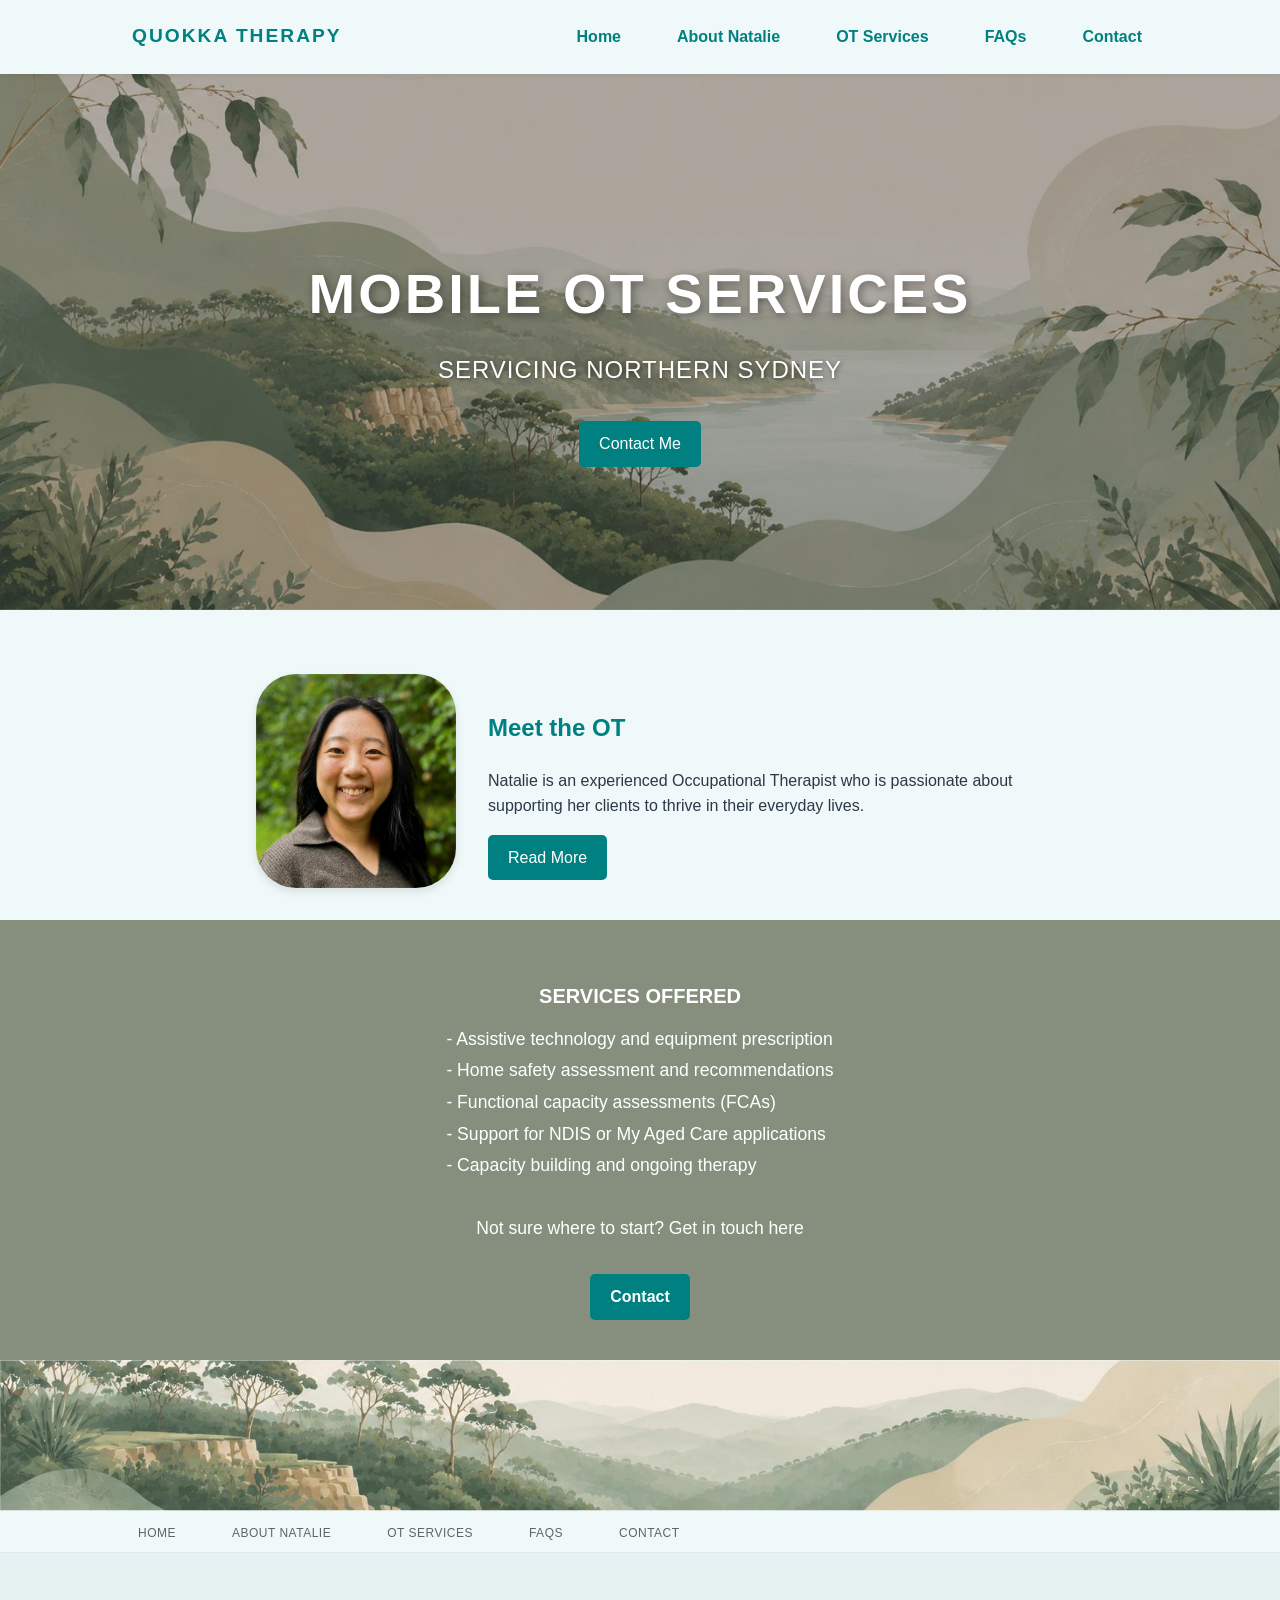
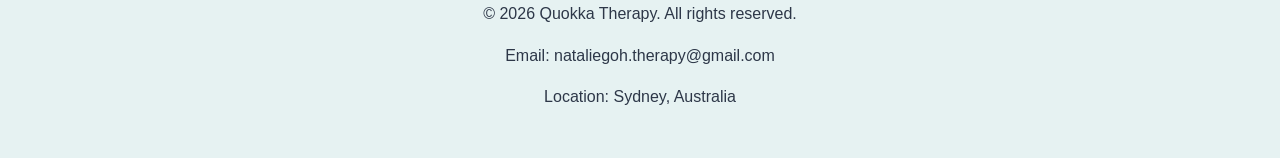
<file: index.html>
<!DOCTYPE html>
<html lang="en">
<head>
    <meta charset="UTF-8">
    <meta name="viewport" content="width=device-width, initial-scale=1.0">
    <title>Quokka Therapy | Mobile Occupational Therapy Sydney</title>
    <link rel="stylesheet" href="style.css">
</head>
<body>
    <header>
        <div class="nav-container">
            <a href="index.html" class="logo">
                <span style="vertical-align: middle;">Quokka Therapy</span>
            </a>
            <div class="menu-wrapper">
                <span class="menu-label">Menu</span>
                <button class="menu-toggle" id="menu-toggle" aria-label="Toggle navigation">
                    <span></span>
                    <span></span>
                    <span></span>
                </button>
            </div>
            <nav>
                <a href="index.html">Home</a>
                <a href="about.html">About Natalie</a>
                <a href="approach.html">OT Services</a>
                <a href="funding.html">FAQs</a>
                <a href="contact.html">Contact</a>
            </nav>
        </div>
    </header>

    <section class="hero index-hero" style="margin-top: 0;">
        <div class="hero-content">
            <h1>Mobile OT Services</h1>
            <p>SERVICING NORTHERN SYDNEY</p>
            <a href="contact.html" class="button">Contact Me</a>
        </div>
    </section>

    <main class="home-main-content" style="margin-top: 0;">
        <section class="home-main">
            <div class="meet-ot-section">
                <div class="ot-thumbnail">
                    <img src="now.png" alt="Natalie" class="ot-profile-pic">
                </div>
                <div class="ot-text">
                    <h2>Meet the OT</h2>
                    <p>Natalie is an experienced Occupational Therapist who is passionate about supporting her clients to thrive in their everyday lives.</p>
                    <a href="about.html" class="button">Read More</a>
                </div>
            </div>
        </section>
    </main>

    <section class="eucalyptus-section">
        <div class="get-in-touch-blurb">
            <p class="services-list-title">SERVICES OFFERED</p>
            <div class="services-list">
                - Assistive technology and equipment prescription<br>
                - Home safety assessment and recommendations<br>
                - Functional capacity assessments (FCAs)<br>
                - Support for NDIS or My Aged Care applications<br>
                - Capacity building and ongoing therapy
            </div>
            <p class="services-intro-cta">Not sure where to start? Get in touch here</p>
        </div>
        <div style="text-align: center;">
            <a href="contact.html" class="button button-large button-white">Contact</a>
        </div>
    </section>

    <div class="bottom-full-image">
        <img src="bottom_banner.png" alt="Bottom decorative banner">
    </div>

    <nav class="mini-footer-nav">
        <ul>
            <li><a href="index.html">Home</a></li>
            <li><a href="about.html">About Natalie</a></li>
            <li><a href="approach.html">OT Services</a></li>
            <li><a href="funding.html">FAQs</a></li>
            <li><a href="contact.html">Contact</a></li>
        </ul>
    </nav>

    <footer>
        <div class="footer-content">
            <p>&copy; 2026 Quokka Therapy. All rights reserved.</p>
            <p>Email: nataliegoh.therapy@gmail.com</p>
            <p>Location: Sydney, Australia</p>
        </div>
    </footer>

    <script src="script.js"></script>
</body>
</html>
</file>
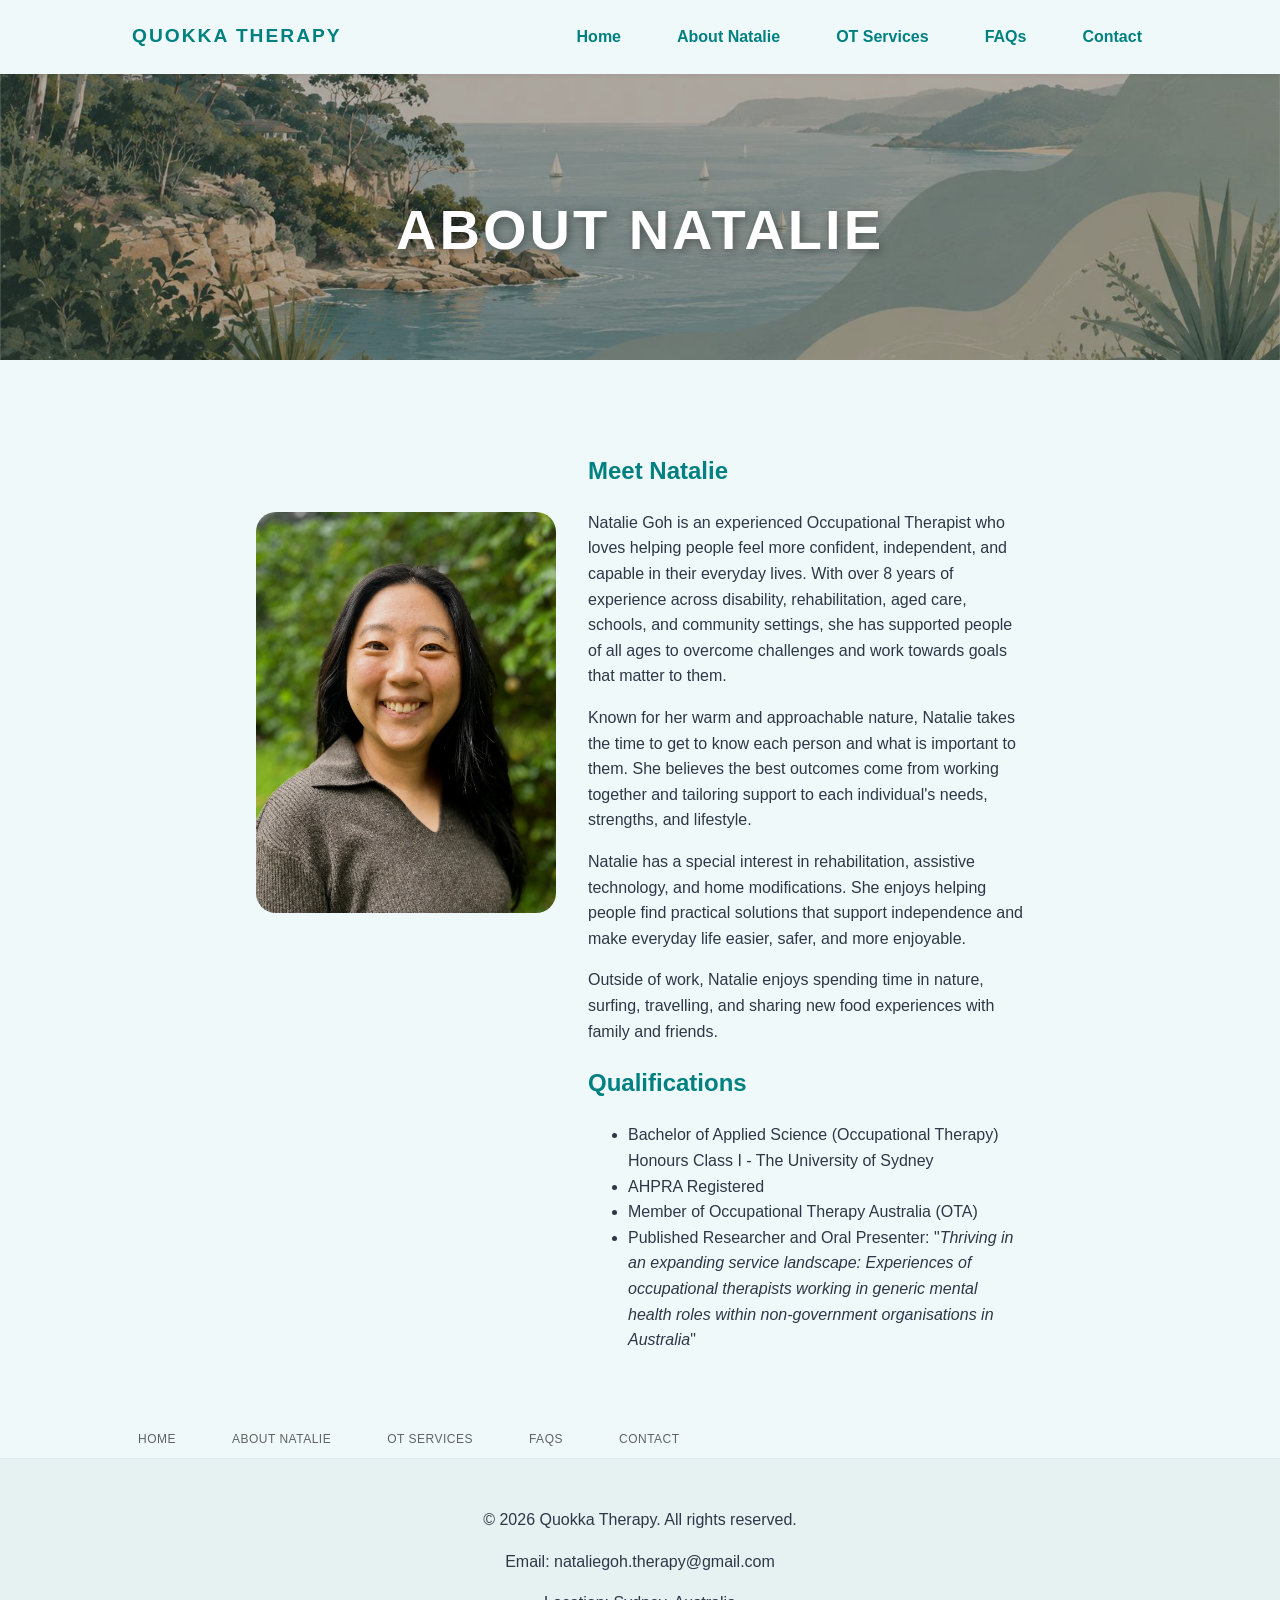
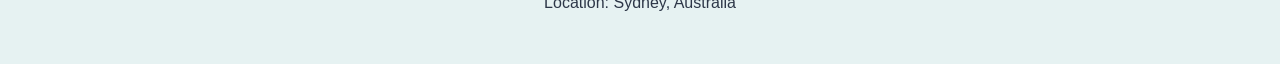
<file: about.html>
<!DOCTYPE html>
<html lang="en">
<head>
    <meta charset="UTF-8">
    <meta name="viewport" content="width=device-width, initial-scale=1.0">
    <title>Quokka Therapy | About Me</title>
    <link rel="stylesheet" href="style.css">
</head>
<body>
    <header>
        <div class="nav-container">
            <a href="index.html" class="logo">
                <span style="vertical-align: middle;">Quokka Therapy</span>
            </a>
            <div class="menu-wrapper">
                <span class="menu-label">Menu</span>
                <button class="menu-toggle" id="menu-toggle" aria-label="Toggle navigation">
                    <span></span>
                    <span></span>
                    <span></span>
                </button>
            </div>
            <nav>
                <a href="index.html">Home</a>
                <a href="about.html">About Natalie</a>
                <a href="approach.html">OT Services</a>
                <a href="funding.html">FAQs</a>
                <a href="contact.html">Contact</a>
            </nav>
        </div>
    </header>

    <section class="hero about-hero">
        <div class="hero-content">
            <h1>About Natalie</h1>
        </div>
    </section>

    <main class="about-main-content">
        <section style="display: flex; gap: 2rem; align-items: flex-start; flex-wrap: wrap;">
            <div class="profile-pic-container">
                <img src="this.png" alt="Natalie" style="width: 100%; border-radius: 20px;">
            </div>
            <div style="flex: 1; min-width: 300px;">
                <h2>Meet Natalie</h2>
                <p>Natalie Goh is an experienced Occupational Therapist who loves helping people feel more confident, independent, and capable in their everyday lives. With over 8 years of experience across disability, rehabilitation, aged care, schools, and community settings, she has supported people of all ages to overcome challenges and work towards goals that matter to them.</p>
                <p>Known for her warm and approachable nature, Natalie takes the time to get to know each person and what is important to them. She believes the best outcomes come from working together and tailoring support to each individual's needs, strengths, and lifestyle.</p>
                <p>Natalie has a special interest in rehabilitation, assistive technology, and home modifications. She enjoys helping people find practical solutions that support independence and make everyday life easier, safer, and more enjoyable.</p>
                <p>Outside of work, Natalie enjoys spending time in nature, surfing, travelling, and sharing new food experiences with family and friends.</p>

                <h2>Qualifications</h2>
                <ul style="margin-bottom: 2rem;">
                    <li>Bachelor of Applied Science (Occupational Therapy) Honours Class I - The University of Sydney</li>
                    <li>AHPRA Registered</li>
                    <li>Member of Occupational Therapy Australia (OTA)</li>
                    <li>Published Researcher and Oral Presenter: "<i>Thriving in an expanding service landscape: Experiences of occupational therapists working in generic mental health roles within non-government organisations in Australia</i>"</li>
                </ul>
            </div>
        </section>
    </main>

    <nav class="mini-footer-nav">
        <ul>
            <li><a href="index.html">Home</a></li>
            <li><a href="about.html">About Natalie</a></li>
            <li><a href="approach.html">OT Services</a></li>
            <li><a href="funding.html">FAQs</a></li>
            <li><a href="contact.html">Contact</a></li>
        </ul>
    </nav>

    <footer>
        <div class="footer-content">
            <p>&copy; 2026 Quokka Therapy. All rights reserved.</p>
            <p>Email: nataliegoh.therapy@gmail.com</p>
            <p>Location: Sydney, Australia</p>
        </div>
    </footer>

    <script src="script.js"></script>
</body>
</html>
</file>
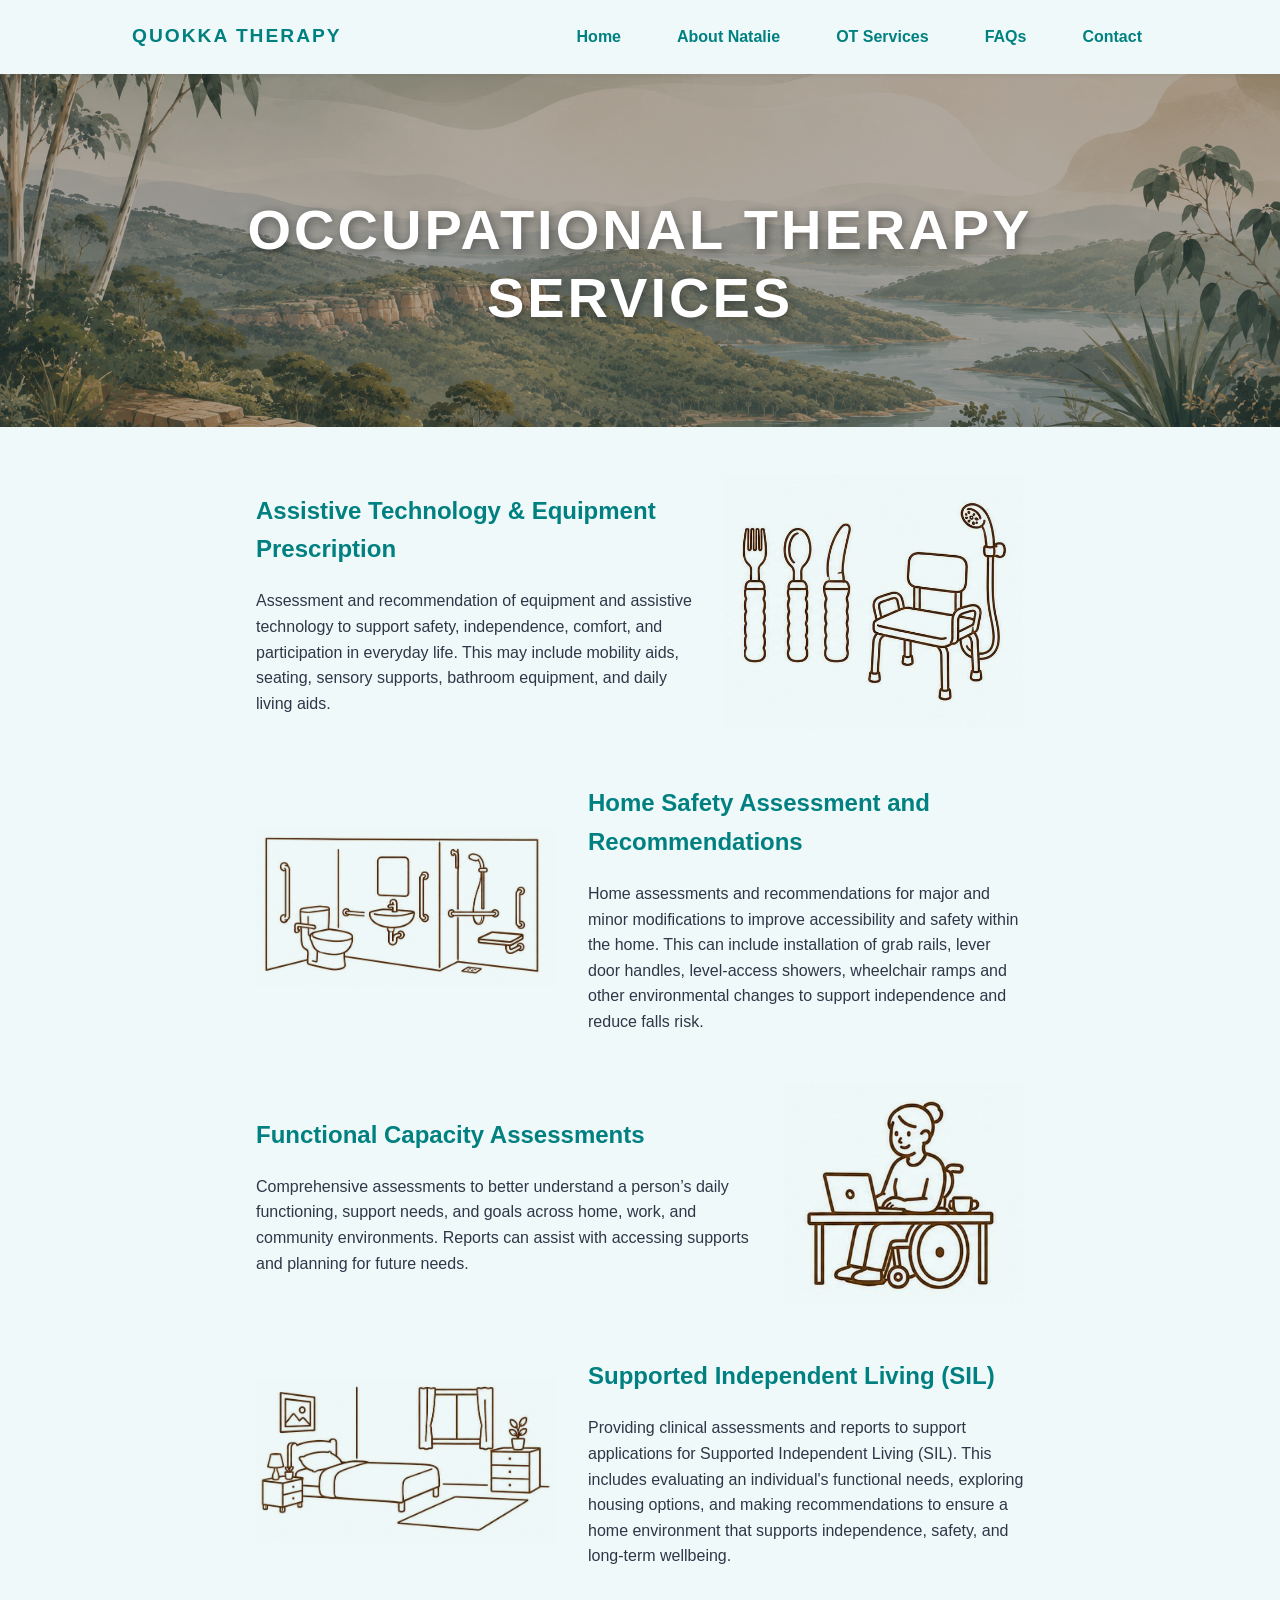
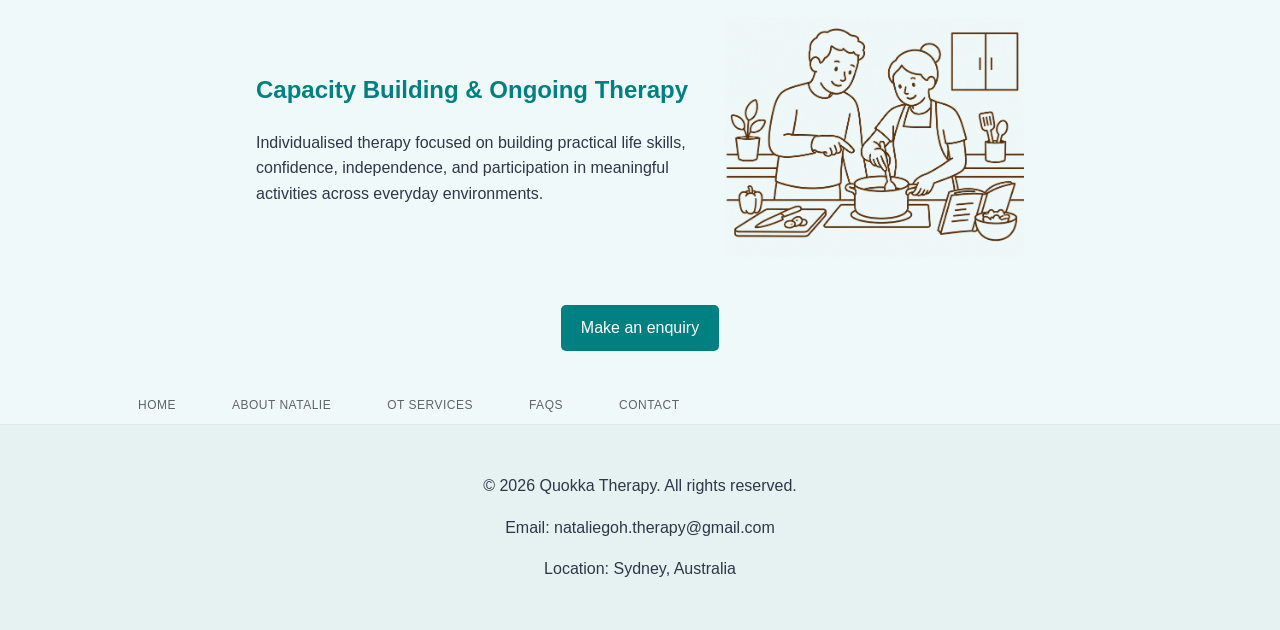
<file: approach.html>
<!DOCTYPE html>
<html lang="en">
<head>
    <meta charset="UTF-8">
    <meta name="viewport" content="width=device-width, initial-scale=1.0">
    <title>Quokka Therapy | OT Services</title>
    <link rel="stylesheet" href="style.css">
</head>
<body>
    <header>
        <div class="nav-container">
            <a href="index.html" class="logo">
                <span style="vertical-align: middle;">Quokka Therapy</span>
            </a>
            <div class="menu-wrapper">
                <span class="menu-label">Menu</span>
                <button class="menu-toggle" id="menu-toggle" aria-label="Toggle navigation">
                    <span></span>
                    <span></span>
                    <span></span>
                </button>
            </div>
            <nav>
                <a href="index.html">Home</a>
                <a href="about.html">About Natalie</a>
                <a href="approach.html">OT Services</a>
                <a href="funding.html">FAQs</a>
                <a href="contact.html">Contact</a>
            </nav>
        </div>
    </header>

    <section class="hero approach-hero">
        <div class="hero-content">
            <h1>Occupational Therapy Services</h1>
        </div>
    </section>

    <main>
        <section class="services-container">
            <div class="service-section" id="at">
                <div class="service-text">
                    <h2>Assistive Technology & Equipment Prescription</h2>
                    <p>Assessment and recommendation of equipment and assistive technology to support safety, independence, comfort, and participation in everyday life. This may include mobility aids, seating, sensory supports, bathroom equipment, and daily living aids.</p>
                </div>
                <img src="aids.png" alt="Variety of assistive technology and daily living aids" class="service-image">
            </div>
            
            <div class="service-section" id="home-mods">
                <div class="service-text">
                    <h2>Home Safety Assessment and Recommendations</h2>
                    <p>Home assessments and recommendations for major and minor modifications to improve accessibility and safety within the home. This can include installation of grab rails, lever door handles, level-access showers, wheelchair ramps and other environmental changes to support independence and reduce falls risk.</p>
                </div>
                <img src="grabrail.png" alt="Installed grab rail for bathroom safety" class="service-image">
            </div>
            
            <div class="service-section" id="fca">
                <div class="service-text">
                    <h2>Functional Capacity Assessments</h2>
                    <p>Comprehensive assessments to better understand a person’s daily functioning, support needs, and goals across home, work, and community environments. Reports can assist with accessing supports and planning for future needs.</p>
                </div>
                <img src="desk.png" alt="Organised desk for functional assessment" class="service-image service-image-small">
            </div>
            
            <div class="service-section" id="sil">
                <div class="service-text">
                    <h2>Supported Independent Living (SIL)</h2>
                    <p>Providing clinical assessments and reports to support applications for Supported Independent Living (SIL). This includes evaluating an individual's functional needs, exploring housing options, and making recommendations to ensure a home environment that supports independence, safety, and long-term wellbeing.</p>
                </div>
                <img src="living.png" alt="Comfortable and accessible living environment" class="service-image">
            </div>
            
            <div class="service-section" id="capacity">
                <div class="service-text">
                    <h2>Capacity Building & Ongoing Therapy</h2>
                    <p>Individualised therapy focused on building practical life skills, confidence, independence, and participation in meaningful activities across everyday environments.</p>
                </div>
                <img src="help.png" alt="Occupational therapist providing hands-on support" class="service-image">
            </div>

            <div style="text-align: center; margin-top: 3rem;">
                <a href="contact.html" class="button">Make an enquiry</a>
            </div>
        </section>
    </main>

    <nav class="mini-footer-nav">
        <ul>
            <li><a href="index.html">Home</a></li>
            <li><a href="about.html">About Natalie</a></li>
            <li><a href="approach.html">OT Services</a></li>
            <li><a href="funding.html">FAQs</a></li>
            <li><a href="contact.html">Contact</a></li>
        </ul>
    </nav>

    <footer>
        <div class="footer-content">
            <p>&copy; 2026 Quokka Therapy. All rights reserved.</p>
            <p>Email: nataliegoh.therapy@gmail.com</p>
            <p>Location: Sydney, Australia</p>
        </div>
    </footer>

    <script src="script.js"></script>
</body>
</html>
</file>
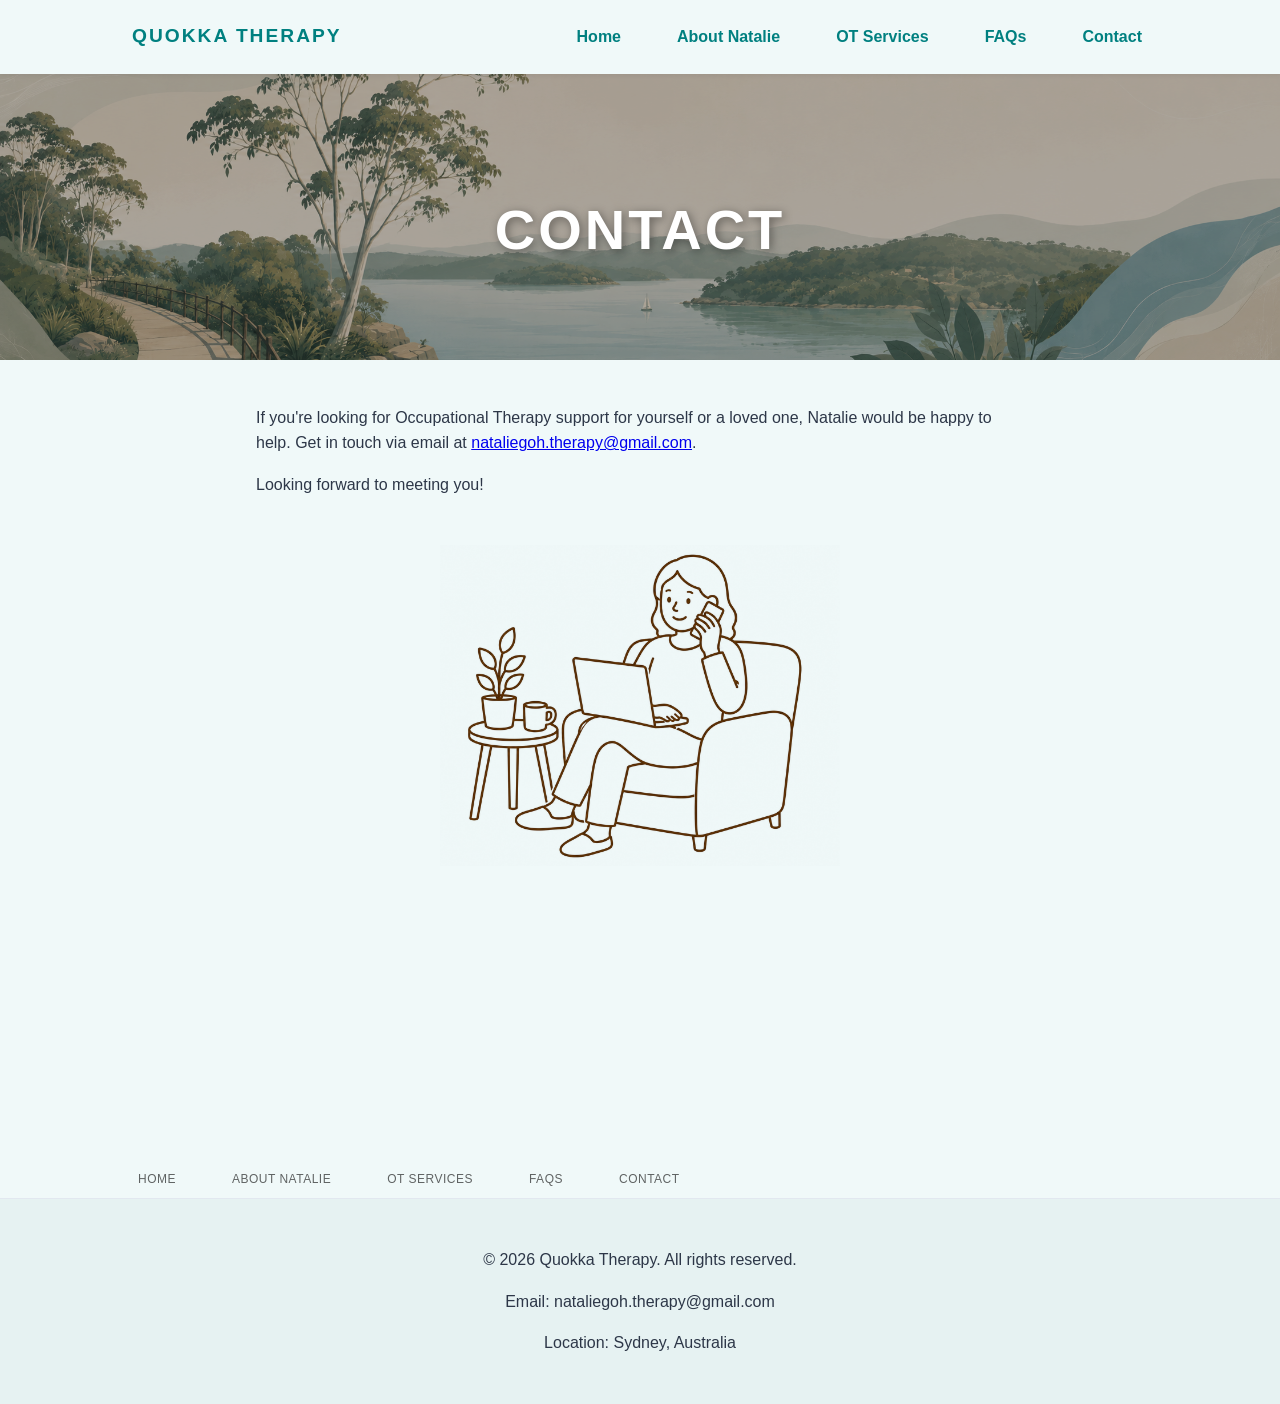
<file: contact.html>
<!DOCTYPE html>
<html lang="en">
<head>
    <meta charset="UTF-8">
    <meta name="viewport" content="width=device-width, initial-scale=1.0">
    <title>Quokka Therapy | Contact</title>
    <link rel="stylesheet" href="style.css">
</head>
<body>
    <header>
        <div class="nav-container">
            <a href="index.html" class="logo">
                <span style="vertical-align: middle;">Quokka Therapy</span>
            </a>
            <div class="menu-wrapper">
                <span class="menu-label">Menu</span>
                <button class="menu-toggle" id="menu-toggle" aria-label="Toggle navigation">
                    <span></span>
                    <span></span>
                    <span></span>
                </button>
            </div>
            <nav>
                <a href="index.html">Home</a>
                <a href="about.html">About Natalie</a>
                <a href="approach.html">OT Services</a>
                <a href="funding.html">FAQs</a>
                <a href="contact.html">Contact</a>
            </nav>
        </div>
    </header>

    <section class="hero contact-hero">
        <div class="hero-content">
            <h1>Contact</h1>
        </div>
    </section>

    <main class="contact-main-content">
        <section>
            <p>If you're looking for Occupational Therapy support for yourself or a loved one, Natalie would be happy to help. Get in touch via email at <a href="mailto:nataliegoh.therapy@gmail.com">nataliegoh.therapy@gmail.com</a>.</p>
            <p>Looking forward to meeting you!</p>
            <div style="text-align: center; margin-top: 3rem;">
                <img src="contact.png" alt="Contact Quokka Therapy" class="contact-image">
            </div>
        </section>
    </main>

    <nav class="mini-footer-nav">
        <ul>
            <li><a href="index.html">Home</a></li>
            <li><a href="about.html">About Natalie</a></li>
            <li><a href="approach.html">OT Services</a></li>
            <li><a href="funding.html">FAQs</a></li>
            <li><a href="contact.html">Contact</a></li>
        </ul>
    </nav>

    <footer>
        <div class="footer-content">
            <p>&copy; 2026 Quokka Therapy. All rights reserved.</p>
            <p>Email: nataliegoh.therapy@gmail.com</p>
            <p>Location: Sydney, Australia</p>
        </div>
    </footer>

    <script src="script.js"></script>
</body>
</html>
</file>
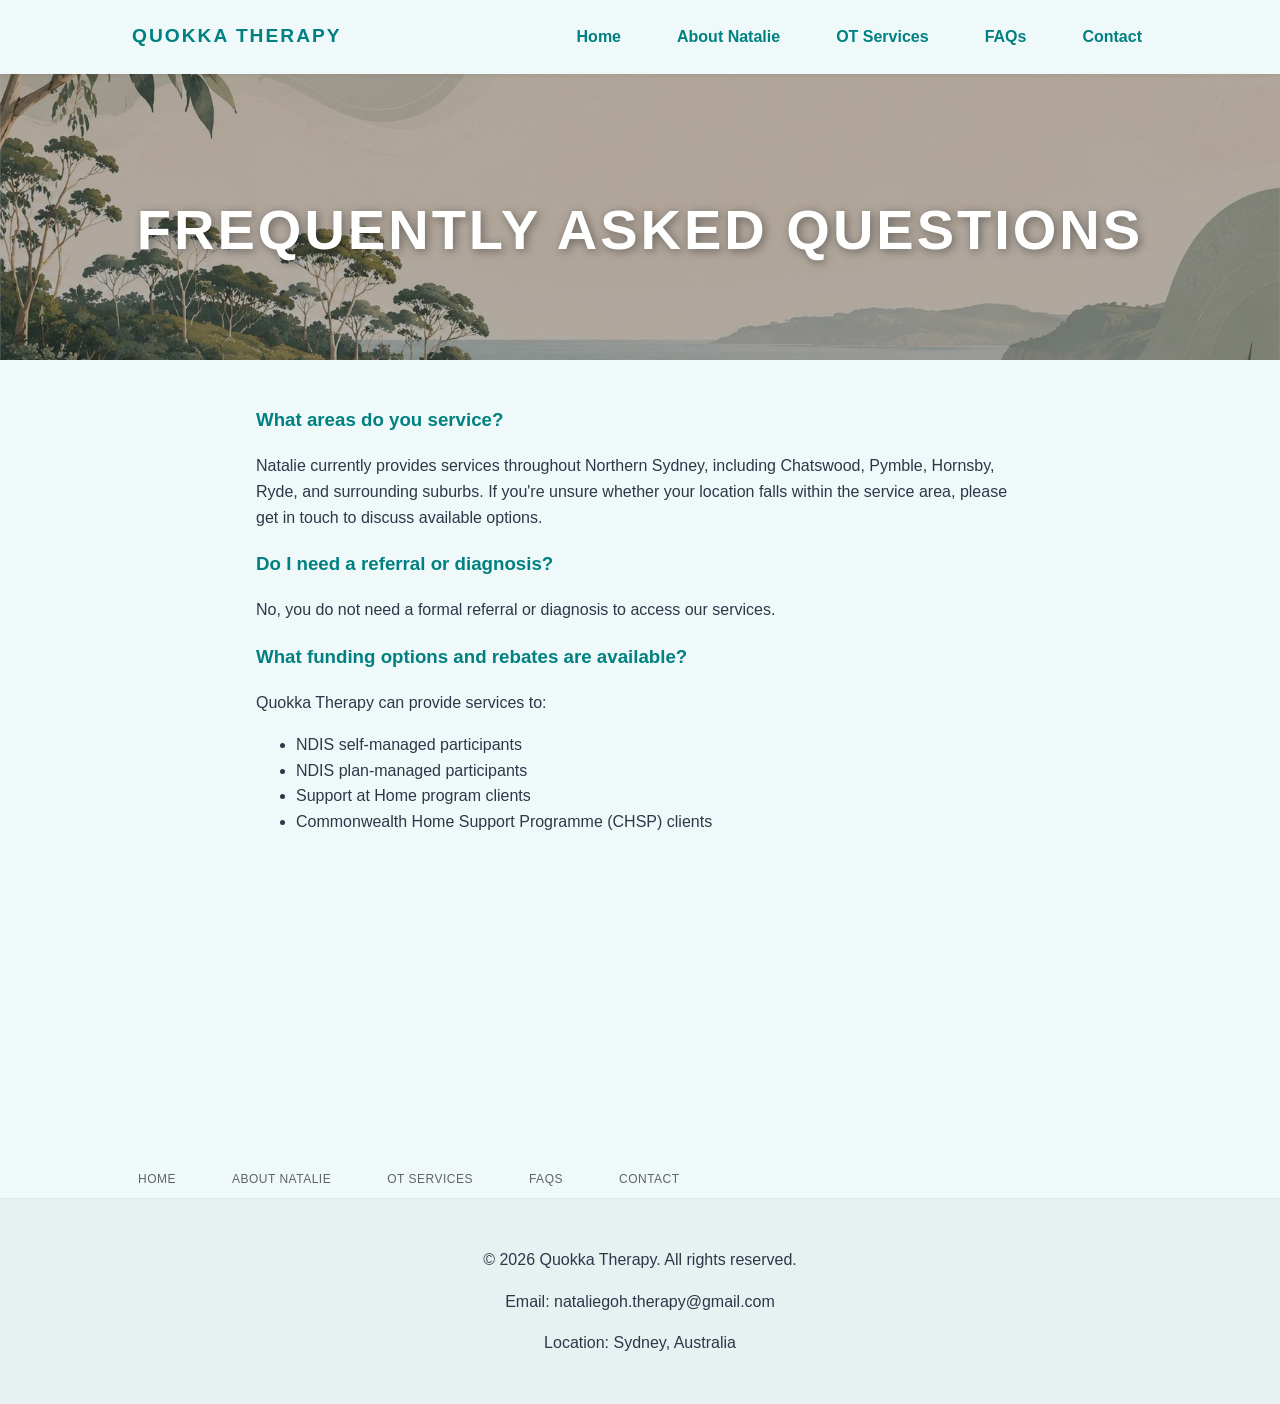
<file: funding.html>
<!DOCTYPE html>
<html lang="en">
<head>
    <meta charset="UTF-8">
    <meta name="viewport" content="width=device-width, initial-scale=1.0">
    <title>Quokka Therapy | FAQs</title>
    <link rel="stylesheet" href="style.css">
</head>
<body>
    <header>
        <div class="nav-container">
            <a href="index.html" class="logo">
                <span style="vertical-align: middle;">Quokka Therapy</span>
            </a>
            <div class="menu-wrapper">
                <span class="menu-label">Menu</span>
                <button class="menu-toggle" id="menu-toggle" aria-label="Toggle navigation">
                    <span></span>
                    <span></span>
                    <span></span>
                </button>
            </div>
            <nav>
                <a href="index.html">Home</a>
                <a href="about.html">About Natalie</a>
                <a href="approach.html">OT Services</a>
                <a href="funding.html">FAQs</a>
                <a href="contact.html">Contact</a>
            </nav>
        </div>
    </header>

    <section class="hero faq-hero">
        <div class="hero-content">
            <h1>Frequently Asked Questions</h1>
        </div>
    </section>

    <main class="faq-main-content">
        <div class="faq-container">
            <h3>What areas do you service?</h3>
            <p>Natalie currently provides services throughout Northern Sydney, including Chatswood, Pymble, Hornsby, Ryde, and surrounding suburbs. If you're unsure whether your location falls within the service area, please get in touch to discuss available options.</p>

            <h3>Do I need a referral or diagnosis?</h3>
            <p>No, you do not need a formal referral or diagnosis to access our services.</p>

            <h3>What funding options and rebates are available?</h3>
            <p>Quokka Therapy can provide services to:</p>
            <ul>
                <li>NDIS self-managed participants</li>
                <li>NDIS plan-managed participants</li>
                <li>Support at Home program clients</li>
                <li>Commonwealth Home Support Programme (CHSP) clients</li>
            </ul>
        </div>
    </main>

    <nav class="mini-footer-nav">
        <ul>
            <li><a href="index.html">Home</a></li>
            <li><a href="about.html">About Natalie</a></li>
            <li><a href="approach.html">OT Services</a></li>
            <li><a href="funding.html">FAQs</a></li>
            <li><a href="contact.html">Contact</a></li>
        </ul>
    </nav>

    <footer>
        <div class="footer-content">
            <p>&copy; 2026 Quokka Therapy. All rights reserved.</p>
            <p>Email: nataliegoh.therapy@gmail.com</p>
            <p>Location: Sydney, Australia</p>
        </div>
    </footer>

    <script src="script.js"></script>
</body>
</html>
</file>
<file: style.css>
html, body {
    margin: 0;
    padding: 0;
    width: 100%;
    overflow-x: hidden; /* Prevent horizontal scroll */
}

* {
    box-sizing: border-box; /* Ensure padding doesn't affect width */
}

:root {
    --primary-teal: #008080; /* Professional Teal */
    --secondary-teal: #2d8a8a; /* Muted Teal */
    --bg-color: #f0f9f9; /* Soft Light Teal */
    --text-color: #2d3748; /* Dark Charcoal */
    --accent-teal: #e0f2f2; /* Pale Teal Accent */
    --footer-bg: #e6f2f2;
}

body {
    font-family: 'Segoe UI', Roboto, Helvetica, Arial, sans-serif;
    background-color: var(--bg-color);
    color: var(--text-color);
    margin: 0;
    line-height: 1.6;
    padding-top: 70px; /* Offset for fixed header */
}

.top-banner {
    display: none;
}

header {
    background-color: var(--bg-color);
    box-shadow: 0 2px 4px rgba(0,0,0,0.05);
    padding: 1rem 0 0 0; /* Removed bottom padding */
    position: fixed;
    top: 0;
    left: 0;
    width: 100%;
    z-index: 1000;
}

.nav-container {
    max-width: 1100px;
    margin: 0 auto;
    padding: 0 2rem 1rem 2rem; /* Added padding here instead */
    display: flex;
    justify-content: space-between;
    align-items: center;
}

.logo {
    font-size: 1.5rem;
    font-weight: bold;
    color: var(--primary-teal);
    text-decoration: none;
    display: flex;
    align-items: center;
}

.logo span {
    vertical-align: middle; 
    margin-left: 10px;
}

.menu-label {
    font-size: 0.7rem;
    font-weight: bold;
    color: var(--primary-teal);
    text-transform: uppercase;
    margin-bottom: 2px;
}

@media (max-width: 600px) {
    /* Fluid typography and vh heights now handle hero sections automatically */

    .nav-container {
        justify-content: space-between;
    }

    .logo span {
        display: block;
        font-size: 1.1rem;
        letter-spacing: 1px;
    }

    .menu-wrapper {
        display: flex;
        flex-direction: column;
        align-items: center;
    }

    .menu-toggle {
        background: none;
        border: none;
        cursor: pointer;
        padding: 5px;
        display: flex;
        flex-direction: column;
        gap: 4px;
    }

    .menu-toggle span {
        display: block;
        width: 25px;
        height: 3px;
        background-color: var(--primary-teal);
        border-radius: 3px;
    }

    nav {
        display: none;
        flex-direction: column;
        position: absolute;
        top: 100%;
        left: 0;
        right: 0;
        background-color: white;
        padding: 1rem;
        box-shadow: 0 4px 6px rgba(0,0,0,0.1);
        gap: 1rem;
        text-align: center;
    }

    nav.active {
        display: flex;
    }

    .desktop-profile {
        display: none !important;
    }

    .mobile-profile {
        display: block !important;
    }
}

.home-main {
    margin-top: 4rem; /* Spacing between banner and Meet the OT */
}

@media (min-width: 601px) {
    .nav-container {
        justify-content: space-between;
    }

    .logo span {
        display: inline-block;
        font-size: 1.2rem;
        font-weight: bold;
        text-transform: uppercase;
        letter-spacing: 2px;
    }

    .menu-label {
        display: none; /* Hide 'Menu' label on desktop */
    }

    .menu-toggle {
        display: none;
    }

    nav {
        display: flex;
        gap: 1.5rem;
    }

    nav a {
        padding: 0.5rem 1rem;
        border-radius: 4px;
    }

    nav a:hover {
        background-color: var(--accent-teal);
    }
}

nav a {
    text-decoration: none;
    color: var(--primary-teal);
    font-weight: 600;
    transition: color 0.3s;
}

nav a:hover {
    color: var(--secondary-teal);
}

main {
    max-width: 800px;
    margin: clamp(2rem, 5vh, 4rem) auto 2rem; /* Default responsive top margin */
    padding: 0 1rem;
    min-height: 80vh; /* Keeps footer at bottom on short pages */
}

/* Page Specific Spacing Refinements */
.home-main-content {
    min-height: auto; /* Removes excessive white space below Meet the OT */
    margin-bottom: 0;
}

.about-main-content {
    margin-top: clamp(3rem, 8vh, 6rem); /* Larger gap below banner specifically for About page on desktop */
}

.profile-pic-container {
    max-width: 300px;
    margin-top: 5rem;
}

@media (max-width: 600px) {
    .about-main-content {
        margin-top: 1.5rem; /* Halved from 3rem */
    }
    
    .profile-pic-container {
        margin-top: 2.5rem; /* Halved from 5rem */
    }
}

.contact-main-content, .faq-main-content {
    /* Keep default min-height for these pages to avoid floating footers */
}

h1, h2, h3 {
    color: var(--primary-teal);
}

.hero {
    display: flex;
    flex-direction: column;
    align-items: center;
    justify-content: center;
    text-align: center;
    color: white;
    width: 100%;
    max-width: 100%;
    margin: 0 auto;
    position: relative;
    overflow: hidden;
    min-height: 30vh; /* Responsive height based on viewport */
    background-size: cover;
    background-position: center;
    background-repeat: no-repeat;
    padding: 4rem 1rem; /* Padding allows height to grow if text wraps */
    border-radius: 0;
    margin-bottom: 0;
}

.about-hero, .approach-hero, .faq-hero, .index-hero, .contact-hero {
    /* Heights are now managed by the base .hero class or overrides */
}

.index-hero::before, .about-hero::before, .approach-hero::before, .faq-hero::before, .contact-hero::before {
    content: '';
    position: absolute;
    top: 0;
    left: 0;
    right: 0;
    bottom: 0;
    background: rgba(0, 0, 0, 0.3); /* Consistently dark overlay for text readability */
    z-index: 1;
}

.hero-content {
    position: relative;
    z-index: 2;
    width: 100%;
    max-width: clamp(300px, 90%, 1100px); /* Fluid width */
    padding: 1rem 0;
}

.index-hero {
    background-image: url('hoho.png');
    min-height: clamp(400px, 60vh, 800px); /* Larger hero for home page */
    background-position: center;
}

.about-hero {
    background-image: url('otot.png');
}

.approach-hero {
    background-image: url('sese.png');
}

.faq-hero {
    background-image: url('fafa.png');
}

.contact-hero {
    background-image: url('coco.png');
}

.hero-content h1 {
    font-size: clamp(1.8rem, 8vw, 3.5rem); /* Fluid typography */
    margin-bottom: 1rem;
    color: white;
    text-transform: uppercase;
    letter-spacing: clamp(1px, 1vw, 3px);
    text-shadow: 2px 2px 10px rgba(0, 0, 0, 0.4);
    line-height: 1.2;
}

.hero-content p {
    font-size: clamp(1rem, 4vw, 1.5rem); /* Fluid typography */
    text-transform: uppercase;
    letter-spacing: 1px;
    margin-bottom: 2rem;
    text-shadow: 1px 1px 5px rgba(0, 0, 0, 0.5);
}

.hero-image {
    display: none; /* Hide the vehicle image in this new layout */
}

.hero-text-block {
    max-width: 600px;
    margin: 1rem auto 0; /* Reduced margin */
    padding: 2rem;
    border-radius: 8px;
}

.mini-footer-nav {
    display: none; /* Hidden by default (mobile) */
}

@media (min-width: 769px) {
    .mini-footer-nav {
        display: block;
        padding: 0.5rem 0;
        margin-top: 2rem;
        max-width: 1100px; /* Match header width */
        margin: 0 auto;
        padding-left: 2rem; /* Match header padding */
    }

    .mini-footer-nav ul {
        list-style: none;
        padding: 0;
        margin: 0;
        display: flex;
        justify-content: flex-start;
        gap: 1.5rem;
    }

    .mini-footer-nav a {
        text-decoration: none;
        color: #000;
        font-weight: normal;
        font-size: 0.75rem;
        text-transform: uppercase;
        letter-spacing: 0.5px;
        opacity: 0.6;
        transition: opacity 0.3s;
    }

    .mini-footer-nav a:hover {
        opacity: 1;
        color: #000;
    }
}

.eucalyptus-section {
    background-color: #868e7e; /* Muted olive green */
    width: 100%;
    padding: 2.5rem 1.5rem; /* Reduced vertical padding, added horizontal for mobile */
    margin-top: 1rem; /* Reduced from 3rem to remove large white space */
    text-align: center;
    color: white;
}

.services-list-title {
    font-size: clamp(1.1rem, 4vw, 1.25rem);
    line-height: 1.6;
    margin-bottom: 0.75rem;
    font-weight: 700;
    text-transform: uppercase;
}

.services-list {
    display: block; /* Changed from inline-block to handle mobile better */
    text-align: left;
    margin: 0 auto 2rem;
    max-width: fit-content; /* Centers the list while keeping it left-aligned */
    font-size: clamp(1rem, 3.5vw, 1.1rem);
    line-height: 1.8;
}

.services-intro-cta {
    font-size: clamp(1rem, 3.5vw, 1.1rem);
    line-height: 1.6;
    margin: 0;
}

.bottom-full-image {
    width: 100%;
    display: block;
    margin: 0;
    padding: 0;
}

.bottom-full-image img {
    width: 100%;
    height: auto;
    display: block;
}

.eucalyptus-section .get-in-touch-blurb {
    background-color: transparent;
    box-shadow: none;
    margin: 0 auto 2rem;
    padding: 0 !important;
    max-width: 800px;
    color: white;
}

.eucalyptus-section .get-in-touch-blurb p, 
.eucalyptus-section .get-in-touch-blurb div {
    color: white !important;
}

.button-white {
    background-color: white;
    color: #a7bcb2;
    font-weight: bold;
}

.button-white:hover {
    background-color: #f0f9f9;
    color: #96aa9f;
}

footer {
    background-color: var(--footer-bg);
    padding: 2rem 0;
    text-align: center;
    border-top: 1px solid #e2e8f0;
}

.footer-content {
    max-width: 800px;
    margin: 0 auto;
}

.button {
    display: inline-block;
    padding: 10px 20px;
    background-color: var(--primary-teal);
    color: white;
    text-decoration: none;
    border-radius: 5px;
    transition: background-color 0.3s;
}

.button:hover {
    background-color: var(--secondary-teal);
}

/* Form Styles */
form {
    display: flex;
    flex-direction: column;
    gap: 1rem;
}

input, textarea {
    padding: 0.8rem;
    border: 1px solid #cbd5e0;
    border-radius: 4px;
    font-family: inherit;
}

input:focus, textarea:focus {
    outline: none;
    border-color: var(--primary-teal);
    box-shadow: 0 0 0 2px var(--accent-teal);
}

.funding-logos {
    display: flex;
    gap: 2rem;
    margin: 2rem 0;
    align-items: center;
    flex-wrap: wrap;
}

.funding-logos img {
    height: 60px;
    width: auto;
    object-fit: contain;
}

/* Service Sections */
.service-section {
    display: flex;
    gap: 2rem;
    align-items: center;
    margin-bottom: 2rem; /* Reduced margin */
}

.service-section:nth-child(even) {
    flex-direction: row-reverse;
}

.service-text {
    flex: 1;
    min-width: 300px;
}

.service-image {
    max-width: 300px;
    width: 100%;
    object-fit: cover;
    mix-blend-mode: multiply;
}

.service-image-small {
    max-width: 240px; /* 20% smaller than 300px */
}

/* Meet the OT Section */
.meet-ot-section {
    display: flex;
    gap: 2rem;
    align-items: center;
    margin-bottom: 1.5rem; /* Reduced margin */
}

.ot-thumbnail {
    flex-shrink: 0;
}

.ot-profile-pic {
    max-width: 200px;
    width: 100%;
    border-radius: 40px; /* Significant rounding of the edges */
    box-shadow: 0 4px 8px rgba(0,0,0,0.1);
}

.ot-text {
    flex: 1;
    min-width: 300px;
}

.hero-image img {
    mix-blend-mode: multiply;
}

.contact-image {
    max-width: 400px;
    width: 100%;
    mix-blend-mode: multiply; /* Blends white background with the page color */
}

@media (max-width: 768px) {
    .service-section, .service-section:nth-child(even) {
        flex-direction: column;
        text-align: center;
    }
    
    .service-image {
        max-width: 80%; /* 20% smaller than full width */
        margin: 0 auto;
    }

    .service-image-small {
        max-width: 50%; /* Further 15% reduction */
    }

    .meet-ot-section {
        flex-direction: column;
        text-align: center;
    }

    .ot-text {
        min-width: 100%;
    }
}
</file>
